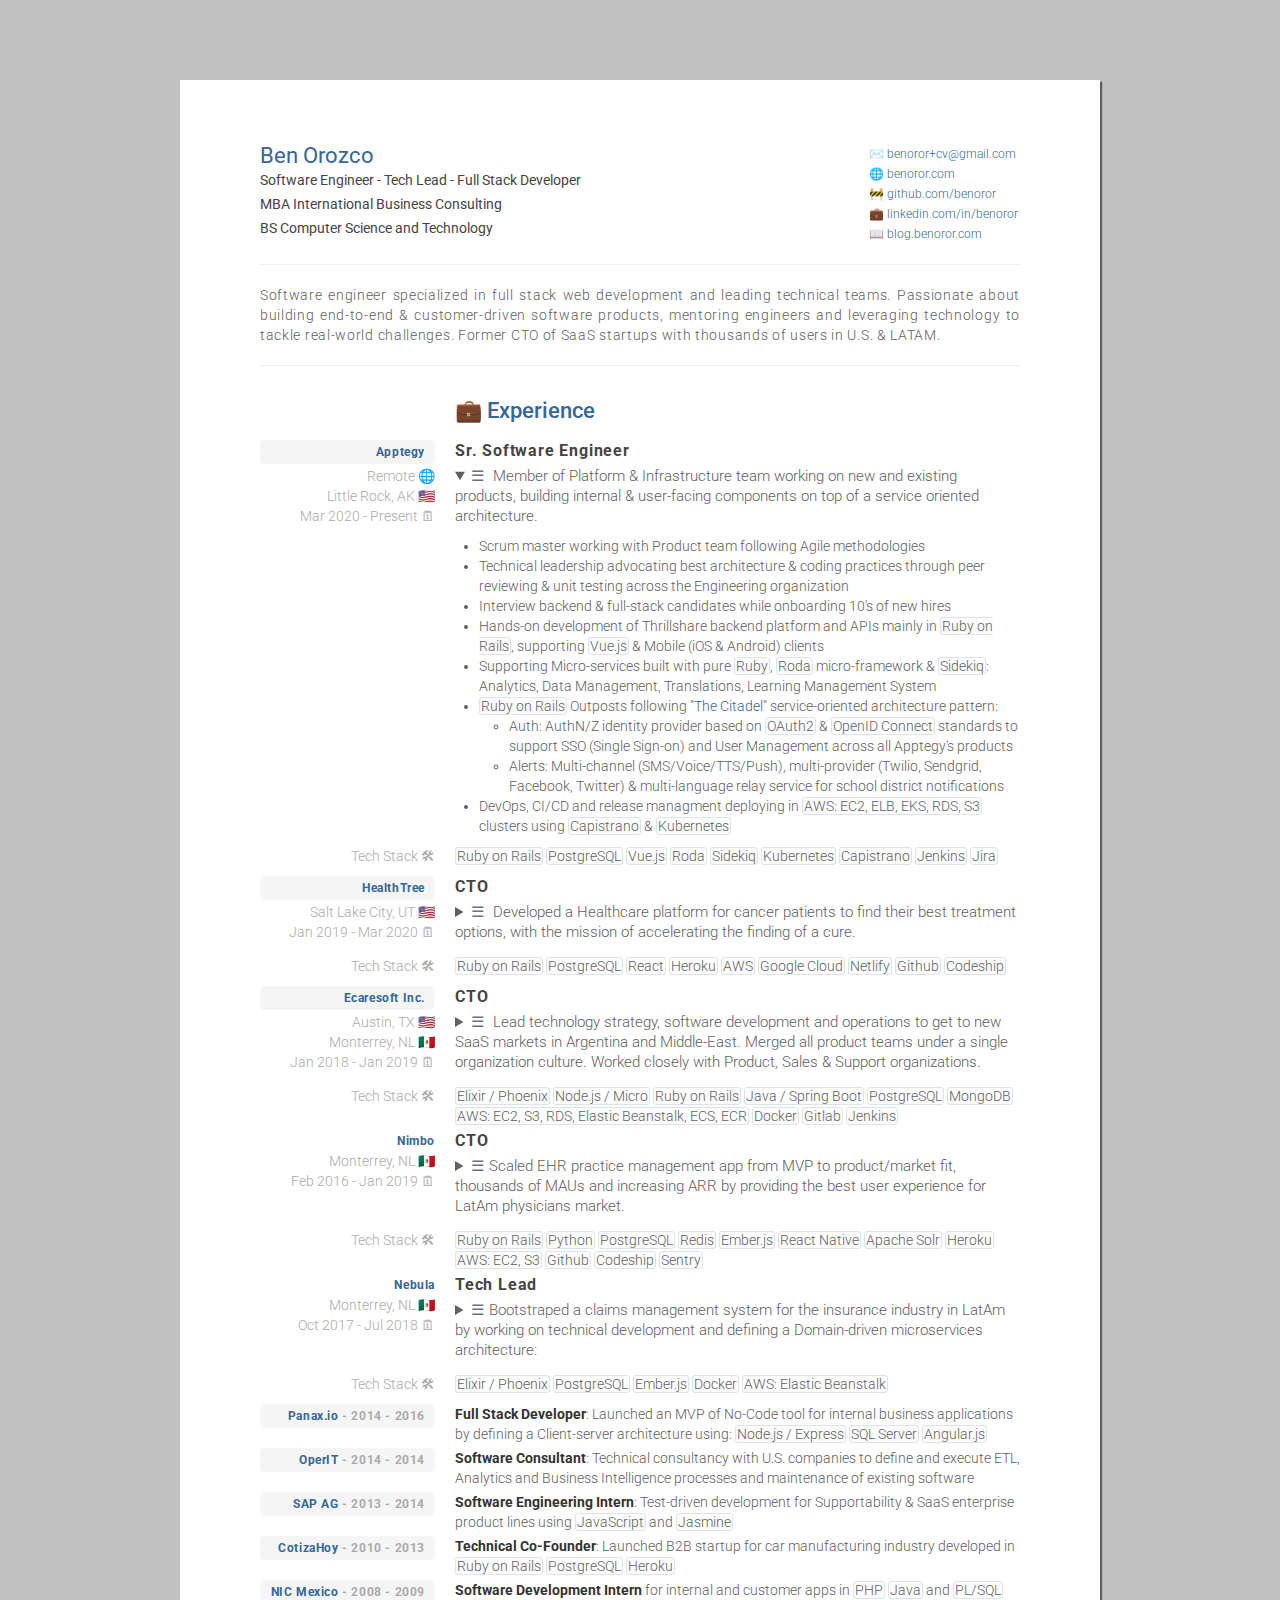
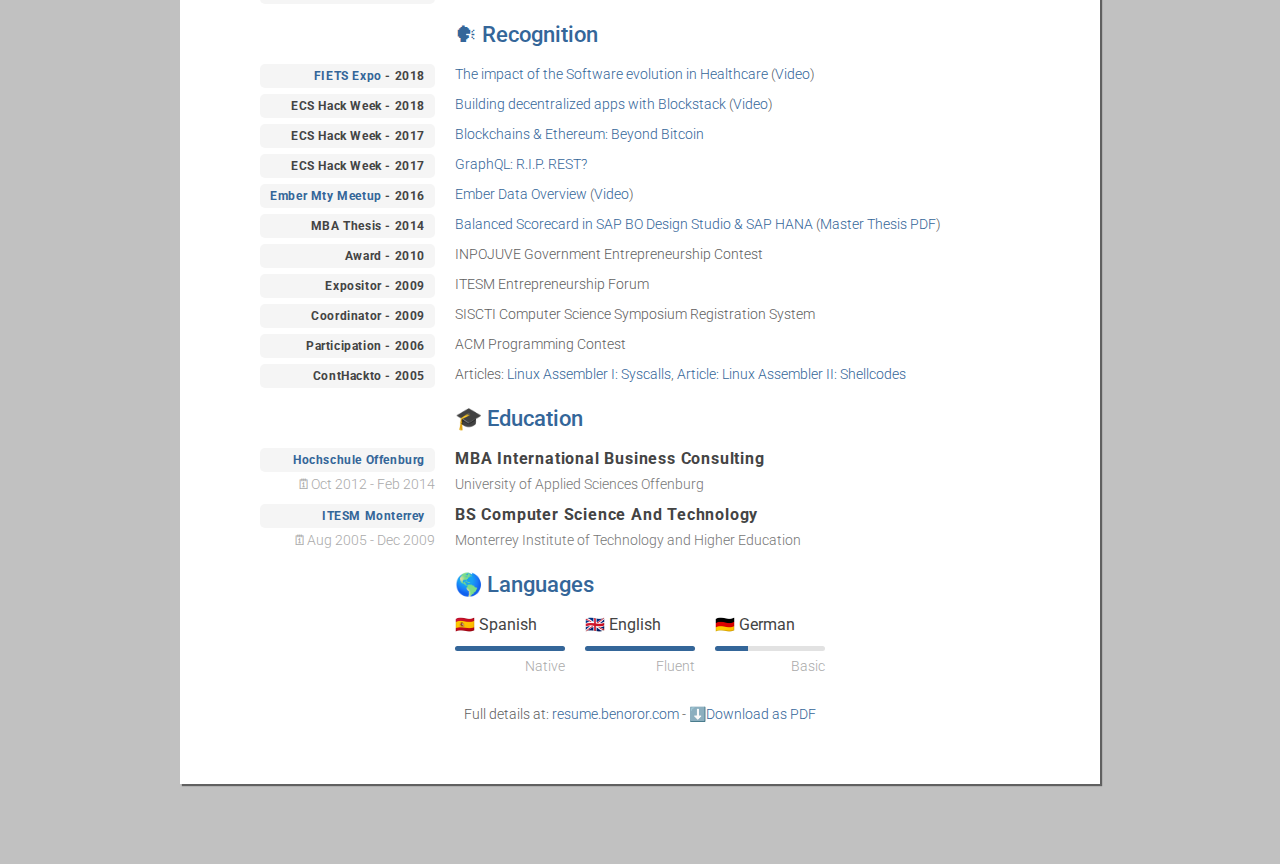
<file: index.html>
<!DOCTYPE html>
<html lang="en">
	<head>
		<meta charset="utf-8">
		<meta name="viewport" content="width=device-width, initial-scale=1, maximum-scale=1" />
		<meta name="Description" content="Ben Orozco Resume / CV - cv.benoror.com - benoror@gmail.com - BS Computer Science and Technology - MBA International Business Consulting" />
		<meta name="Keywords"    content="Ben Orozco Resume / CV - cv.benoror.com - benoror@gmail.com - BS Computer Science and Technology - MBA International Business Consulting" />
		<title>Ben Orozco</title>
		<link rel="shortcut icon" href="favicon.ico" />
		<link type="text/css" href="base.css" rel="stylesheet" media="all" />
		<link type="text/css" href="grid.css" rel="stylesheet" media="all" />
		<link type="text/css" href="layout.css" rel="stylesheet" media="all" />
    <link href="https://fonts.googleapis.com/css?family=Roboto" rel="stylesheet">
	</head>
	<body>
		<div class="wrap">
			<div class="content">
				<div class="row">
					<div class="span9">
						<h2 class="logo"> <a href="http://cv.benoror.com">Ben Orozco</a> </h2>
						<h5 class="logo">Software Engineer - Tech Lead - Full Stack Developer</h5>
						<h5 class="logo">MBA International Business Consulting </h5>
						<h5 class="logo">BS Computer Science and Technology</h5>
						</h5>
					</div>
					<div class="span3">
						<ul class="contact-info hide-on-phone fixed">
              <!--<li><span class="icon icon-map-marker"></span>Paseo Campestre 101, 78151 SLP, MX</li>-->
              <!--<li><span class="icon icon-bullhorn"></span><a href="tel:+52-444-113-5407">+52 (444) 113 5407</a></li>-->
              <li>✉️ <a href="mailto:benoror+cv@gmail.com">benoror+cv@gmail.com</a></li>
              <li>🌐 <a href="http://www.benoror.com">benoror.com</a></li>
              <!-- <li><span class="icon icon-facetime-video"></span><a href="skype:benoror86">benoror86</a></li> -->
              <li>🚧 <a href="https://github.com/benoror">github.com/benoror</a></li>
              <li>💼 <a href="http://linkedin.com/in/benoror">linkedin.com/in/benoror</a></li>
              <li>📖 <a href="http://blog.benoror.com">blog.benoror.com</a></li>
              <!-- <li><span class="icon icon-play"></span><a href="https://www.livecoding.tv/benoror">livecoding.tv/benoror</a></li> -->
              <!-- <li><span class="icon icon-retweet"></span><a href="https://www.twitter.com/benoror">twitter.com/benoror</a></li> -->
						</ul>
					</div>
					<div class="span2">
						<!-- <img class="self-picture" src="Foto_CV_medium_BlueTie.jpg" alt="self-picture" /> -->
					</div>
				</div>

        <div class="hr hide-on-phone"></div>

				<div class="row">
          <div class="span12 cv-profile">
            Software engineer specialized in full stack web development and leading technical teams.
            Passionate about building end-to-end & customer-driven software products, mentoring engineers and leveraging technology to tackle real-world challenges.
						Former CTO of SaaS startups with thousands of users in U.S. & LATAM.
					</div>
        </div>

        <div class="hr hide-on-phone"></div>

				<!--
					PROFESSIONAL EXPERIENCE
				-->

				<div class="row">
					<div class="span3">&nbsp;</div>
					<div class="span9">
						<h3 class="cv-section-title">💼 Experience</h3>
					</div>
				</div>

        <div class="row">
          <div class="span3 cv-item-description">
            <h6><a href="https://www.apptegy.com/">Apptegy</a></h6>
            <p>
              <span class="mute">Remote 🌐</span><br/>
              <span class="mute">Little Rock, AK 🇺🇸</span><br/>
              <span class="mute">Mar 2020 - Present 🗓</span>
            </p>
          </div>
          <div class="span9 cv-item-details">
            <h4>Sr. Software Engineer</h4>
            <details open>
              <summary>
								Member of Platform & Infrastructure team working on new and existing products, building internal & user-facing components on top of a service oriented architecture.
							</summary>
              <p>
                <ul>
									<li>Scrum master working with Product team following Agile methodologies</li>
									<li>Technical leadership advocating best architecture & coding practices through peer reviewing & unit testing across the Engineering organization</i>
									<li>Interview backend & full-stack candidates while onboarding 10's of new hires</li>
									<li>Hands-on development of Thrillshare backend platform and APIs mainly in <span class="highlight">Ruby on Rails</span>, supporting <span class="highlight">Vue.js</span> & Mobile (iOS & Android) clients</li>
									<li>Supporting Micro-services built with pure <span class="highlight">Ruby</span>, <span class="highlight">Roda</span> micro-framework & <span class="highlight">Sidekiq</span>: Analytics, Data Management, Translations, Learning Management System</li>
									<li><span class="highlight">Ruby on Rails</span> Outposts following "<a href="https://m.signalvnoise.com/the-majestic-monolith-can-become-the-citadel/">The Citadel</a>" service-oriented architecture pattern:</li>
									<ul>
										<li>Auth: AuthN/Z identity provider based on <span class="highlight">OAuth2</span> & <span class="highlight">OpenID Connect</span> standards to support SSO (Single Sign-on) and User Management across all Apptegy's products</li>
										<li>Alerts: Multi-channel (SMS/Voice/TTS/Push), multi-provider (Twilio, Sendgrid, Facebook, Twitter) & multi-language relay service for school district notifications</li>
									</ul>
									<li>DevOps, CI/CD and release managment deploying in <span class="highlight">AWS: EC2, ELB, EKS, RDS, S3</span> clusters using <span class="highlight">Capistrano</span> & <span class="highlight">Kubernetes</span></li>
                </ul>
							</p>
            </details>
          </div>
        </div>
        <div class="row">
          <div class="span3 cv-item-description">
            <p>
              <span class="mute">Tech Stack 🛠</span>
            </p>
          </div>
          <div class="span9 cv-item-details">
						<div class="stack">
							<span class="highlight">Ruby on Rails</span>
							<span class="highlight">PostgreSQL</span>
							<span class="highlight">Vue.js</span>
							<span class="highlight">Roda</span> <span class="highlight">Sidekiq</span>
							<span class="highlight">Kubernetes</span> <span class="highlight">Capistrano</span>
							<span class="highlight">Jenkins</span> <span class="highlight">Jira</span>
						</div>
          </div>
        </div>

        <div class="row">
          <div class="span3 cv-item-description">
            <h6><a href="https://www.healthtree.org">HealthTree</a></h6>
            <p>
              <span class="mute">Salt Lake City, UT 🇺🇸</span><br/>
              <span class="mute">Jan 2019 - Mar 2020 🗓</span>
            </p>
          </div>
          <div class="span9 cv-item-details">
            <h4>CTO</h4>
            <details>
              <summary>
								Developed a Healthcare platform for cancer patients to find their best treatment options, with the mission of accelerating the finding of a cure.
							</summary>
              <p>
                <ul>
									<li>Put together development team and processes for backend APIs, data pipelines & frontend clients by hands-on programming, code reviewing & testing.</li>
									<li>Automated products lifecycle via DevOps & Continuous Integration/Delivery pipelines.</li>
									<li>Increased customer feedback awareness and success metrics by creating support & analytics infrastructure in: <span class="highlight">Metabase</span> <span class="highlight">Sentry</span> <span class="highlight">Intercom</span></li>
                  <li>Created a product development pipeline from scratch to priotitize and measure performance using Agile <span class="highlight">Kanban</span> methodology in <span class="highlight">Trello</span></li>
									<li>Decreased bugs and improved overall quality via technical leadership & mentoring to achieve continuous improvement as a team</li>
									<li>Defined a Technology Strategy and <span class="highlight">Software Architecture</span> aligned with product vision</li>
									<li>Recruited and retained top talent in a competitive U.S. market</li>
                </ul>
							</p>
            </details>
          </div>
        </div>
        <div class="row">
          <div class="span3 cv-item-description">
            <p>
              <span class="mute">Tech Stack 🛠</span>
            </p>
          </div>
          <div class="span9 cv-item-details">
						<div class="stack">
							<span class="highlight">Ruby on Rails</span>
							<span class="highlight">PostgreSQL</span>
							<span class="highlight">React</span>
							<span class="highlight">Heroku</span> <span class="highlight">AWS</span> <span class="highlight">Google Cloud</span> <span class="highlight">Netlify</span> <span class="highlight">Github</span> <span class="highlight">Codeship</span>
						</div>
          </div>
        </div>

        <div class="row">
          <div class="span3 cv-item-description">
            <h6><a href="http://www.ecaresoft.com/">Ecaresoft Inc.</a></h6>
            <p>
              <span class="mute">Austin, TX 🇺🇸</span><br/>
              <span class="mute">Monterrey, NL 🇲🇽</span><br/>
              <span class="mute">Jan 2018 - Jan 2019 🗓</span><br/>
            </p>
            <!-- <a href="https://www.getcirrus.com/en">Cirrus</a>,
            <a href="https://www.usenebula.com/">Nebula</a>,
            <a href="http://www.nimbo-x.com/">Nimbo</a> -->
          </div>
          <div class="span9 cv-item-details">
            <h4>CTO</h4>
            <details>
              <summary>
								Lead technology strategy, software development and operations to get to new SaaS markets in Argentina and Middle-East.
                Merged all product teams under a single organization culture.
								Worked closely with Product, Sales & Support organizations.
							</summary>
              <p>
                Technology strategy and software architecture:
                <ul>
                  <li>Succesfully launched internationalization for new markets via APIs, Microservices and serverless Lambda functions using.</li>
                  <li>Achieved high availability and resilience cloud architecture by relying on DevOps, elastic infrastructure, containerization, automated testing and CI/CD pipelines for continuous quality and delivery with.</li>
                </ul>
                Engineering management:
                <ul>
                  <li>Improved roadmap priorization and improved performance measurement of dev teams by adopting <span class="highlight">SCRUM</span> & <span class="highlight">Kanban</span> Agile software development methodologies</li>
                  <li>Established engineering culture based on mentoring, career growth, full ownership, transparency and accountability</li>
                  <li>Achieved continuous improvement via OKRs, Performance Reviews and One-on-ones</li>
                  <li>Recruited and succesfully retained top talent that added value to the company</li>
                </ul>
              </p>
            </details open >
          </div>
        </div>
        <div class="row">
          <div class="span3 cv-item-description">
            <p>
              <span class="mute">Tech Stack 🛠</span>
            </p>
          </div>
          <div class="span9 cv-item-details">
						<div class="stack">
							<span class="highlight">Elixir / Phoenix</span> <span class="highlight">Node.js / Micro</span> <span class="highlight">Ruby on Rails</span> <span class="highlight">Java / Spring Boot</span> <span class="highlight">PostgreSQL</span> <span class="highlight">MongoDB</span>
							<span class="highlight">AWS: EC2, S3, RDS, Elastic Beanstalk, ECS, ECR</span> <span class="highlight">Docker</span> <span class="highlight">Gitlab</span> <span class="highlight">Jenkins</span>
						</div>
          </div>
        </div>

        <div class="row">
          <div class="span3 cv-item-description">
						<a href="http://www.nimbo-x.com/">Nimbo</a>
            <p>
              <span class="mute">Monterrey, NL 🇲🇽</span><br/>
              <span class="mute">Feb 2016 - Jan 2019 🗓</span><br/>
            </p>
          </div>
          <div class="span9 cv-item-details">
            <h4>CTO</h4>
            <details>
              <summary>Scaled EHR practice management app from MVP to product/market fit, thousands of MAUs and increasing ARR by providing the best user experience for LatAm physicians market.</summary>
              <p>
                <ul>
									<li>Established development processes for coding, reviewing & testing backend APIs and frontend clients</i>
                  <li>Defined Software Architecture and launched fault-tolerant APIs and microservices:</li>
                  <ul>
                    <li>Drugs interactions <span class="highlight">Java</span> service based on Wolters Kluwer's Medi-Span®</li>
                    <li>Machine Learning prediction & classification service based on <span class="highlight">Tensorflow</span></li>
                    <li>Full-text search service based on <span class="highlight">Apache Solr</span></li>
                  </ul>
									<li>Implemented DevOps and continuous integration/delivery to production</li>
                  <li>Reached balance between quality & speed by improving recruiting, management & coaching of development team</li>
									<li>Achieved Lean product development by relying on <span class="highlight">Kanban</span>  methodology</li>
                </ul>
              </p>
            </details>
          </div>
        </div>
        <div class="row">
          <div class="span3 cv-item-description">
            <p>
              <span class="mute">Tech Stack 🛠</span>
            </p>
          </div>
          <div class="span9 cv-item-details">
						<div class="stack">
							<span class="highlight">Ruby on Rails</span> <span class="highlight">Python</span> <span class="highlight">PostgreSQL</span> <span class="highlight">Redis</span> <span class="highlight">Ember.js</span> <span class="highlight">React Native</span>
							<span class="highlight">Apache Solr</span>
							<span class="highlight">Heroku</span> <span class="highlight">AWS: EC2, S3</span>  <span class="highlight">Github</span> <span class="highlight">Codeship</span> <span class="highlight">Sentry</span>
						</div>
          </div>
        </div>

        <div class="row">
          <div class="span3 cv-item-description">
            <a href="https://www.usenebula.com/">Nebula</a><br/>
            <p>
							<span class="mute">Monterrey, NL 🇲🇽</span><br/>
              <span class="mute">Oct 2017 - Jul 2018 🗓</span><br/>
            </p>
          </div>
          <div class="span9 cv-item-details">
            <h4>Tech Lead</h4>
            <details>
              <summary>Bootstraped a claims management system for the insurance industry in LatAm by working on technical development and defining a Domain-driven microservices architecture:</summary>
              <p>
                <ul>
                  <li>Backend & frontend development</li>
                  <li><span class="highlight">Domain-driven Design</span> architecture using <span class="highlight">Bounded Contexts</span></li>
                  <li>DevOps infrastructure using <span class="highlight">Docker</span> containers on <span class="highlight">AWS: Elastic Beanstalk</span>
                </ul>
              </p>
            </details>
          </div>
        </div>
        <div class="row">
          <div class="span3 cv-item-description">
            <p>
              <span class="mute">Tech Stack 🛠</span>
            </p>
          </div>
          <div class="span9 cv-item-details">
						<div class="stack">
							<span class="highlight">Elixir / Phoenix</span> <span class="highlight">PostgreSQL</span> <span class="highlight">Ember.js</span> <span class="highlight">Docker</span> <span class="highlight">AWS: Elastic Beanstalk</span>
						</div>
          </div>
        </div>

				<div class="row">
					<div class="span3 cv-item-description">
            <h6><a href="http://panax.io/">Panax.io</a><span class="mute"> - 2014 - 2016</span></h6>
					</div>
					<div class="span9">
            <strong>Full Stack Developer</strong>: Launched an MVP of No-Code tool for internal business applications by defining a Client-server architecture using: <span class="highlight">Node.js / Express</span> <span class="highlight">SQL Server</span> <span class="highlight">Angular.js</span>
					</div>
				</div>

				<div class="row">
					<div class="span3 cv-item-description">
            <h6><a href="http://www.servicesinit.com/">OperIT</a><span class="mute"> - 2014 - 2014</span></h6>
					</div>
					<div class="span9">
            <strong>Software Consultant</strong>: Technical consultancy with U.S. companies to define and execute ETL, Analytics and Business Intelligence processes and maintenance of existing software
					</div>
				</div>

				<div class="row">
					<div class="span3 cv-item-description">
            <h6><a href="http://www.sap.com/">SAP AG</a><span class="mute"> - 2013 - 2014</span></h6>
					</div>
					<div class="span9">
            <strong>Software Engineering Intern</strong>: Test-driven development for Supportability & SaaS enterprise product lines using <span class="highlight">JavaScript</span> and <span class="highlight">Jasmine</span>
					</div>
				</div>

				<div class="row">
					<div class="span3 cv-item-description">
            <h6><a href="http://www.cotizahoy.com/">CotizaHoy</a><span class="mute"> - 2010 - 2013</span></h6>
					</div>
					<div class="span9">
            <strong>Technical Co-Founder</strong>: Launched B2B startup for car manufacturing industry developed in <span class="highlight">Ruby on Rails</span> <span class="highlight">PostgreSQL</span> <span class="highlight">Heroku</span>
					</div>
				</div>

				<!-- <div class="row">
					<div class="span3 cv-item-description">
            <h6><a href="http://www.procevi.com/">Procevi</a><span class="mute"> - 2010 - Present</span></h6>
					</div>
					<div class="span9">
            <strong>Co-Founder</strong>: Construction management, sales pipeline, cost accounting & finance system development in: <span class="highlight">JAMStack</span> and <span class="highlight">Ember.js</span>
					</div>
				</div> -->

				<div class="row">
					<div class="span3 cv-item-description">
            <h6><a href="http://www.nicmexico.mx/">NIC Mexico</a><span class="mute"> - 2008 - 2009</span></h6>
					</div>
					<div class="span9">
            <strong>Software Development Intern</strong> for internal and customer apps in <span class="highlight">PHP</span> <span class="highlight">Java</span> and <span class="highlight">PL/SQL</span>
					</div>
				</div>

				<!--
					CERTIFICATIONS
				-->

				<!-- <div class="row"> -->
				<!--   <div class="span3">&nbsp;</div> -->
				<!--   <div class="span9"> -->
				<!--     <h3 class="cv-section-title">Certifications</h3> -->
				<!--   </div> -->
				<!-- </div> -->

				<!-- <div class="row"> -->
				<!--   <div class="span3 cv-item-description"> -->
				<!--     <h6>C_TERP10_65</h6> -->
				<!--   </div> -->
				<!--   <div class="span9 cv-item-details"> -->
				<!--     <h4>SAP Certified Business Associate with SAP ERP 6.0</h4> -->
				<!--   </div> -->
				<!-- </div> -->

				<!--<div class="row">
					<div class="span3 cv-item-description">
						<h6>SUITE_HANA</h6>
					</div>
					<div class="span9 cv-item-details">
						<h4>SAP Business Suite powered by SAP HANA</h4>
					</div>
				</div>-->

				<!-- <div class="row"> -->
				<!--   <div class="span3 cv-item-description"> -->
				<!--     <h6>HANA_DEV</h6> -->
				<!--   </div> -->
				<!--   <div class="span9 cv-item-details"> -->
				<!--     <h4>Software Development on SAP HANA</h4> -->
				<!--   </div> -->
				<!-- </div> -->
				<!-- <div class="row"> -->
				<!--   <div class="span3 cv-item-description"> -->
				<!--     <h6>HANA_CLOUD</h6> -->
				<!--   </div> -->
				<!--   <div class="span9 cv-item-details"> -->
				<!--     <h4>SAP HANA Cloud Platform</h4> -->
				<!--   </div> -->
				<!-- </div> -->
				<!-- <div class="row"> -->
				<!--   <div class="span3 cv-item-description"> -->
				<!--     <h6>INMEMORY_DB</h6> -->
				<!--   </div> -->
				<!--   <div class="span9 cv-item-details"> -->
				<!--     <h4>In-Memory Database Management</h4> -->
				<!--   </div> -->
				<!-- </div> -->

		<!--   </div> -->
		<!-- </div> -->
		<!-- <div class="wrap"> -->
		<!--   <div class="content"> -->

				<!--
					PROJECTS
				-->

				<!-- <div class="row"> -->
				<!--   <div class="span3">&nbsp;</div> -->
				<!--   <div class="span9"> -->
				<!--     <h3 class="cv-section-title">Portfolio</h3> -->
				<!--   </div> -->
				<!-- </div> -->

				<!-- <div class="row"> -->
				<!--   <div class="span3 cv-item-description"> -->
				<!--     <h6>procevi.com - 2011 - 2016</h6> -->
				<!--   </div> -->
				<!--   <div class="span9"> -->
        <!--                                   <span>ERP for financial & project management<br/></span> -->
        <!--                                   <span>Real estate advertising website and Google Apps setup<br/></span> -->
        <!--                                   <span>Landing pages for housing & development projects<br/></span> -->
				<!--   </div> -->
				<!-- </div> -->

				<!-- <div class="row"> -->
				<!--   <div class="span3 cv-item-description"> -->
				<!--     <h6>Panax UI - 2015</h6> -->
				<!--   </div> -->
				<!--   <div class="span9"> -->
				<!--     <span>Full-stack ERP tool written in JavaScript (Node.js, AngularJS), XML (XPath, XSLT), HTML5, CSS. Developed using a Agile SCRUM, integrated with unit tests, versioned with Git.</span> -->
				<!--   </div> -->
				<!-- </div> -->

        <!-- <div class="row"> -->
        <!--   <div class="span3 cv-item-description"> -->
        <!--     <h6>HANA Supportability - 2014</h6> -->
        <!--   </div> -->
        <!--   <div class="span9"> -->
        <!--     <span>Server-side application to provide web services, persistence and data analysis capabilities for reporting incidents, logs and exceptions of HANA applications such as SAP Business Transparency app for Apple® iPad®. Developed in Javascript and SAP HANA in-memory column-based database using a test-driven approach</span> -->
        <!--   </div> -->
        <!-- </div> -->

				<!-- <div class="row"> -->
				<!--   <div class="span3 cv-item-description"> -->
				<!--     <h6>store_4x4supplies - 2010</h6> -->
				<!--   </div> -->
				<!--   <div class="span9"> -->
				<!--     <span>Inventory store management system developed in Ruby on Rails</span> -->
				<!--   </div> -->
				<!-- </div> -->

				<!-- <div class="row"> -->
				<!--   <div class="span3 cv-item-description"> -->
				<!--     <h6>tickets_pension - 2010</h6> -->
				<!--   </div> -->
				<!--   <div class="span9"> -->
				<!--     <span>Parking management and CCTV system developed in VB.net</span> -->
				<!--   </div> -->
				<!-- </div> -->

				<!-- <div class="row"> -->
				<!--   <div class="span3 cv-item-description"> -->
				<!--     <h6>siscti.com - 2009</h6> -->
				<!--   </div> -->
				<!--   <div class="span9"> -->
				<!--     <span>SISCTI assistant registration web app developed in PHP and Ruby on Rails</span> -->
				<!--   </div> -->
				<!-- </div> -->

				<!-- <div class="row"> -->
				<!--   <div class="span3 cv-item-description"> -->
				<!--     <h6>tutoratr.com - 2008</h6> -->
				<!--   </div> -->
				<!--   <div class="span9"> -->
				<!--     <span>Tutor ranking website for Mexican universities developed in PHP and Ruby on Rails</span> -->
				<!--   </div> -->
				<!-- </div> -->

				<!-- <div class="row"> -->
				<!--   <div class="span3 cv-item-description"> -->
				<!--     <h6>factura_salk - 2006</h6> -->
				<!--   </div> -->
				<!--   <div class="span9"> -->
				<!--     <span>Gas span3 invoicing system developed in Visual Basic</span> -->
				<!--   </div> -->
				<!-- </div> -->

				<!-- <div class="row"> -->
				<!--   <div class="span3 cv-item-description"> -->
				<!--     <h6>@rkanoid - 2005</h6> -->
				<!--   </div> -->
				<!--   <div class="span9"> -->
				<!--     <span>Nintendo Gameboy Advance Game Developed in C with custom libraries</span> -->
				<!--   </div> -->
				<!-- </div> -->

				<!--
					TECHNICAL SKILLS
				-->

				<!-- <div class="row">
					<div class="span3">&nbsp;</div>
					<div class="span9">
						<h3 class="cv-section-title">🎛 Tech Stack</h3>
					</div>
				</div> -->

				<!-- <div class="row">
					<div class="span3 cv-item-description">
						<h6>Backend</h6>
					</div>
					<div class="span9 cv-item-details">
						<p>
              <span class="highlight">Ruby on Rails</span>
              <span class="highlight">Node.js: Express &amp; Micro</span>
              <span class="highlight">Elixir: Phoenix</span>
              <span class="highlight">Java: Spring Boot</span>
              <br />
              <span class="highlight">Python: Flask</span>
              <span class="highlight">PHP</span>
              <span class="highlight">C/C++</span>
              <span class="highlight">ASM</span>
            </p>
					</div>
				</div> -->

				<!-- <div class="row">
					<div class="span3 cv-item-description">
						<h6>Frontend</h6>
					</div>
					<div class="span9 cv-item-details">
						<p>
              <span class="highlight">JavaScript ES6</span>
              <span class="highlight">React + Native</span>
              <span class="highlight">Gatsby.js</span>
              <span class="highlight">Next.js</span>
              <span class="highlight">Ember.js</span>
              <span class="highlight">Angular.js</span>
            </p>
					</div>
				</div> -->

				<!-- <div class="row">
					<div class="span3 cv-item-description">
						<h6>DevOps</h6>
					</div>
					<div class="span9 cv-item-details">
						<p>
              <span class="highlight">AWS: EC2, S3, RDS, Elastic Beanstalk, ECS, ECR</span>
              <span class="highlight">Heroku</span>
              <span class="highlight">ZEIT Now</span>
              <br />
              <span class="highlight">Docker Containers</span>
              <span class="highlight">CI/CD Pipelines</span>
              <span class="highlight">Github</span>
              <span class="highlight">Gitlab</span>
              <span class="highlight">Jenkins</span>
            </p>
					</div>
				</div> -->

				<!-- <div class="row">
					<div class="span3 cv-item-description">
						<h6>DBA / BI</h6>
					</div>
					<div class="span9 cv-item-details">
						<p>
              <span class="highlight">PostgreSQL</span>
              <span class="highlight">MySQL</span>
              <span class="highlight">MongoDB</span>
              <span class="highlight">Redis</span>
              <span class="highlight">SQLite</span>
              <span class="highlight">SAP HANA</span>
              <br />
              <span class="highlight">Apache Solr &amp; Elasticsearch</span>
              <span class="highlight">Oracle</span>
              <span class="highlight">SQL Server</span>
              <span class="highlight">Metabase</span>
            </p>
					</div>
				</div> -->


				<!-- <div class="row ">
					<div class="span3">&nbsp;</div>
					<div class="span9">
						<br />
						<h3 class="cv-section-title">Skills</h3>
					</div>
				</div>

				<div class="row">
					<div class="span3 cv-item-description">
						<h6>OSes</h6>
					</div>
					<div class="span9">
						<span class="highlight">Windows</span>
						<span class="highlight">Linux</span>
						<span class="highlight">OS X</span>
						<span class="highlight">BSD</span>
						<span class="highlight">Android</span>
						<span class="highlight">iOS</span>
					</div>
				</div>
				<div class="row">
					<div class="span3 cv-item-description">
						<h6>XML</h6>
					</div>
					<div class="span9">
						<span class="highlight">XPath</span>
						<span class="highlight">XSLT</span>
						<span class="highlight">XSD</span>
						<span class="highlight">XQuery</span>
					</div>
				</div>
				<div class="row">
					<div class="span3 cv-item-description">
						<h6>Tools</h6>
					</div>
					<div class="span9">
						<span class="highlight">Git</span>
						<span class="highlight">Vim</span>
						<span class="highlight">Sublime</span>
						<span class="highlight">Eclipse</span>
						<span class="highlight">Visual.NET</span>
						<span class="highlight">JUnit</span>
						<span class="highlight">JIRA</span>
					</div>
				</div>
				<div class="row">
					<div class="span3 cv-item-description">
						<h6>SAP</h6>
					</div>
					<div class="span9">
						<span class="highlight">ERP ECC 6.0</span>
						<span class="highlight">HANA</span>
						<span class="highlight">BusinessObjects BI</span>
						<span class="highlight">Business ByDesign</span>
					</div>
				</div>
				<div class="row">
					<div class="span3 cv-item-description">
						<h6>Paradigms</h6>
					</div>
					<div class="span9">
						<span class="highlight">SCRUM</span>
						<span class="highlight">Agile</span>
						<span class="highlight">TDD</span>
						<span class="highlight">BDD</span>
						<span class="highlight">CI</span>
						<span class="highlight">MVC</span>
					</div>
				</div>
				<div class="row">
					<div class="span3 cv-item-description">
						<h6>Other<span3h6>
					</div>
					<div class="span9">
						<span class="highlight">Microsoft Office</span>
						<span class="highlight">Google Apps Scripts</span>
						<span class="highlight">Github</span>
						<span class="highlight">VMWare</span>
						<span class="highlight">Apache</span>
						<span class="highlight">DNS</span>
					</div>
				</div> -->

				<!--
					Recognition
				-->

				<div class="row">
					<div class="span3">&nbsp;</div>
					<div class="span9">
						<h3 class="cv-section-title">🗣 Recognition</h3>
					</div>
				</div>

				<div class="row">
					<div class="span3 cv-item-description">
            <h6><a href="http://fiets.mx/">FIETS Expo</a> - 2018</h6>
					</div>
					<div class="span9">
            <a href="https://docs.google.com/presentation/d/1FXGuXHmGeYZS_PDIT9KlvQVDfr6AhLkifOqBvlaoXw8/edit?usp=sharing">The impact of the Software evolution in Healthcare</a>
            (<a href="https://youtu.be/OJasOQlvGYs">Video</a>)
					</div>
				</div>
				<div class="row">
					<div class="span3 cv-item-description">
						<h6>ECS Hack Week - 2018</h6>
					</div>
					<div class="span9">
            <a href="https://docs.google.com/presentation/d/1y3mQibLNdGeQsAWcNJAYusNreznbPwYd0Tk7lnudY94/edit?usp=sharing">Building decentralized apps with Blockstack</a>
            (<a href="https://youtu.be/YoYJ6-mudtk">Video</a>)
					</div>
				</div>
				<div class="row">
					<div class="span3 cv-item-description">
						<h6>ECS Hack Week - 2017</h6>
					</div>
					<div class="span9">
						<a href="https://slides.com/benoror/hw2017-blockchain">Blockchains & Ethereum: Beyond Bitcoin</a>
					</div>
				</div>
				<div class="row">
					<div class="span3 cv-item-description">
						<h6>ECS Hack Week - 2017</h6>
					</div>
					<div class="span9">
						<a href="https://slides.com/benoror/hw2017-graphql">GraphQL: R.I.P. REST?</a>
					</div>
				</div>
				<div class="row">
					<div class="span3 cv-item-description">
						<h6><a href="https://www.meetup.com/Ember-MTY/">Ember Mty Meetup</a> - 2016</h6>
					</div>
					<div class="span9">
            <a href="https://slides.com/benoror/ember-data">Ember Data Overview</a>
            (<a href="https://www.youtube.com/watch?v=gl45TXtd5wI">Video</a>)
					</div>
				</div>
				<div class="row">
					<div class="span3 cv-item-description">
						<h6>MBA Thesis - 2014</h6>
					</div>
					<div class="span9">
						<a href="https://drive.google.com/file/d/0B3AnMIJ-uw0-anRrUW01VEFKWlU/view?usp=sharing">Balanced Scorecard in SAP BO Design Studio & SAP HANA</a> (<a href="https://drive.google.com/file/d/0B3AnMIJ-uw0-TG5wclVUSUVMNjA/view?usp=sharing">Master Thesis PDF</a>)
					</div>
				</div>
				<div class="row">
					<div class="span3 cv-item-description">
						<h6>Award - 2010</h6>
					</div>
					<div class="span9">
						<span>INPOJUVE Government Entrepreneurship Contest</span>
					</div>
				</div>
				<div class="row">
					<div class="span3 cv-item-description">
						<h6>Expositor - 2009</h6>
					</div>
					<div class="span9">
						<span>ITESM Entrepreneurship Forum</span>
					</div>
				</div>
				<div class="row">
					<div class="span3 cv-item-description">
						<h6>Coordinator - 2009</h6>
					</div>
					<div class="span9">
						<span>SISCTI Computer Science Symposium Registration System</span>
					</div>
				</div>
				<div class="row">
					<div class="span3 cv-item-description">
						<h6>Participation - 2006</h6>
					</div>
					<div class="span9">
						<span>ACM Programming Contest</span>
					</div>
				</div>
				<div class="row">
					<div class="span3 cv-item-description">
						<h6>ContHackto - 2005</h6>
					</div>
					<div class="span9">
            <span>Articles: <a href="https://github.com/benoror/conthackto/blob/master/Conthackto_Num1_PDF/8-9%20LINUX.pdf">Linux Assembler I: Syscalls</a>, <a href="https://github.com/benoror/conthackto/blob/master/contHACKto%20No3%20Ene%202006%20-%20Creaci%C3%B3n%20de%20Shellcodes%20bajo%20Linux.pdf">Article: Linux Assembler II: Shellcodes</a></span>
					</div>
				</div>

				<!--
					EDUCATION BACKGROUND
				-->

				<div class="row">
					<div class="span3">&nbsp;</div>
					<div class="span9">
						<h3 class="cv-section-title">🎓 Education</h3>
					</div>
				</div>

				<div class="row">
					<div class="span3 cv-item-description">
						<h6><a href="https://www.hs-offenburg.de/en/departments-and-divisions/international-center/graduate-school/">Hochschule Offenburg</a></h6>
						<p>
							<span class="mute">🗓Oct 2012 - Feb 2014</span>
						</p>
					</div>
					<div class="span9 cv-item-details">
						<h4>MBA International Business Consulting</h4>
						<p>University of Applied Sciences Offenburg</p>
					</div>
				</div>
				<div class="row">
					<div class="span3 cv-item-description">
						<h6><a href="https://tec.mx/en">ITESM Monterrey</a></h6>
						<p>
							<span class="mute">🗓Aug 2005 - Dec 2009</span>
						</p>
					</div>
					<div class="span9 cv-item-details">
						<h4>BS Computer Science and Technology</h4>
						<p>Monterrey Institute of Technology and Higher Education</p>
					</div>
				</div>
				<!-- <div class="row">
					<div class="span3 cv-item-description">
						<h6>ITESM San Luis Potosi, MX</h6>
						<p>
							<span class="mute">08.2002 - 05.2005</span>
						</p>
					</div>
					<div class="span9 cv-item-details">
						<h4>Bilingual High School</h4>
						<p>Monterrey Institute of Technology and Higher Education</p>
					</div>
				</div> -->

				<!--
					LANGUAGES
				-->

				<div class="row">
					<div class="span3">&nbsp;</div>
					<div class="span9">
						<h3 class="cv-section-title">🌎 Languages</h3>
					</div>
				</div>
				<div class="row">
					<div class="span3">&nbsp;</div>
					<div class="span9">
						<div class="row">
							<div class="span2 skill">
								<h4>🇪🇸 Spanish</h4>
								<div class="level"><span class="l-10"></span></div>
								<p>Native</p>
							</div>
							<div class="span2 skill">
								<h4>🇬🇧 English</h4>
								<div class="level"><span class="l-10"></span></div>
								<p>Fluent</p>
							</div>
							<div class="span2 skill">
								<h4>🇩🇪 German</h4>
								<div class="level"><span class="l-3"></span></div>
								<p>Basic</p>
							</div>
						</div>
					</div>
				</div>

				<!--
					Personal Competences
				-->

				<!-- <div class="row"> -->
				<!--   <div class="span3">&nbsp;</div> -->
				<!--   <div class="span9"> -->
				<!--     <h3 class="cv-section-title">Personal</h3> -->
				<!--   </div> -->
				<!-- </div> -->

				<!-- <div class="row"> -->
				<!--   <div class="span3 cv-item-description"> -->
				<!--     <h6>Skills</h6> -->
				<!--   </div> -->
				<!--   <div class="span9"> -->
				<!--     <span>Autodidact. Multicultural. Self-organized. Schedule-oriented. Teamworker.</span> -->
				<!--   </div> -->
				<!-- </div> -->
				<!-- <div class="row"> -->
				<!--   <div class="span3 cv-item-description"> -->
				<!--     <h6>Interests</h6> -->
				<!--   </div> -->
				<!--   <div class="span9"> -->
				<!--     <span> -->
				<!--       <ul class="unstyled"> -->
				<!--         <li>Technology, Entrepreneurship, Stoicism</li> -->
				<!--         <li>Arts: Video Games, Reading, Films &amp; Music</li> -->
				<!--         <li>Sports: Padel, Motorsports, Jogging</li> -->
				<!--       </ul> -->
				<!--     </span> -->
				<!--   </div> -->
				<!-- </div> -->

				<!-- <div class="hr text-center"> -->
				<div class="text-center">
          <br/>Full details at:
					<a href="http://resume.benoror.com/">resume.benoror.com</a>
					<span class="hide-print"> - <a href="http://resume.benoror.com/Resume_Benjamin_Orozco.pdf">⬇️Download as PDF</a>
          </span>
				</div>

			</div>
		</div>

    <script>
      // Set up before/after handlers
      var beforePrint = function() {
        var details = document.getElementsByTagName("details");
        Array.prototype.slice.call(details).forEach(function(element) {
          element.setAttribute('open', '');
        });
      };
      var afterPrint = function() {
        var details = document.getElementsByTagName("details");
        Array.prototype.slice.call(details).forEach(function(element) {
          element.removeAttribute('open');
        });
      };

      /*
      // Webkit
      if (window.matchMedia) {
          var mediaQueryList = window.matchMedia('print');
          mediaQueryList.addListener(function(mql) {
              if (mql.matches) {
                  beforePrint();
              } else {
                  afterPrint();
              }
          });
      }

      // IE, Firefox
      window.onbeforeprint = beforePrint;
      window.onafterprint = afterPrint;
      */
    </script>
	</body>
</html>
</file>
<file: base.css>
html,body,div,span,applet,object,iframe,h1,h2,h3,h4,h5,h6,p,blockquote,pre,a,abbr,acronym,address,big,cite,code,del,dfn,em,img,ins,kbd,q,s,samp,small,strike,strong,sub,sup,tt,var,b,u,i,center,dl,dt,dd,ol,ul,li,fieldset,form,label,legend,table,caption,tbody,tfoot,thead,tr,th,td,article,aside,canvas,details,embed,figure,figcaption,footer,header,hgroup,menu,nav,output,ruby,section,summary,time,mark,audio,video {
border:0;
font-size:100%;
font:inherit;
vertical-align:baseline;
margin:0;
padding:0;
}

article,aside,details,figcaption,figure,footer,header,hgroup,menu,nav,section {
display:block;
}

body {
-webkit-font-smoothing:antialiased;
-webkit-text-size-adjust:100%;
-ms-text-size-adjust:100%;
background:#c1c1c1;
color:#606060;
font-family:'Roboto',Arial,sans-serif;
font-size:14px;
font-weight:300;
line-height:20px;
}

blockquote,q {
quotes:none;
}

blockquote:before,blockquote:after,q:before,q:after {
content:none;
}

table {
background-color:transparent;
border-collapse:collapse;
border-spacing:0;
width:100%;
margin-bottom:20px;
}

html {
font-size:100%;
overflow-y:scroll;
}

h1,h2,h3,h4,h5,h6 {
color:#444;
font-family:'Roboto',Arial,sans-serif;
font-weight:400;
}

h1 a,h2 a,h3 a,h4 a,h5 a,h6 a {
font-weight:inherit;
}

h1 {
font-size:28px;
line-height:50px;
margin-bottom:14px;
}

h2 {
font-size:22px;
line-height:40px;
margin-bottom:10px;
}

h3 {
font-size:18px;
line-height:34px;
margin-bottom:8px;
}

h4 {
font-size:16px;
line-height:30px;
margin-bottom:4px;
}

h5 {
font-size:14px;
line-height:24px;
}

h6 {
font-size:12px;
line-height:21px;
}

p {
margin-bottom:6px;
color: #777;
}

strong {
font-weight:700;
color:#333;
}

small {
font-size:90%;
}

sub {
vertical-align:sub;
font-size:10px;
}

sup {
vertical-align:super;
font-size:10px;
}

abbr[title] {
border-bottom:1px dotted #999;
cursor:help;
}

address {
display:block;
margin-bottom:20px;
}

blockquote span {
display:block;
color:#999;
margin-top:5px;
}

blockquote span:before {
content:'\2013 \00A0';
}

hr {
border:solid #efefef;
height:0;
border-width:1px 0 0;
margin:30px 0;
}

code,pre {
font-family:Monaco,Menlo,Consolas,"Courier New",monospace;
-webkit-border-radius:3px;
-moz-border-radius:3px;
border-radius:3px;
}

code {
background-color:#f7f7f7;
border:1px solid #e1e1e8;
color:#d14;
padding:1px 4px;
}

pre {
display:block;
white-space:pre;
background-color:#f7f7f7;
border:1px solid #e1e1e8;
margin-bottom:20px;
overflow-x:auto;
padding:20px;
}

.hr {
border-top:1px solid #efefef;
margin:20px 0;
}

.text-left {
text-align:left;
}

.text-right {
text-align:right;
}

.text-center {
text-align:center;
}

.text-highlight {
background-color:#D5EDF8;
color:#111;
padding:1px 5px;
}

.text-highlight2 {
background-color:#FFF6BF;
color:#111;
padding:1px 5px;
}

.text-uppercase {
text-transform:uppercase;
}

.mute {
color:#aaa;
}

a,a:visited {
color:#346699;
text-decoration:none;
outline:0;
}

a:hover,a:focus {
text-decoration:underline;
}

ul,ol {
margin-bottom:4px;
margin-left:24px;
list-style-position:outside;
}

ul ul,ul ol,ol ol,ol ul {
margin-left:30px;
margin-bottom:0;
}

ol {
list-style-type:decimal;
}

ul.unstyled {
list-style-type:none;
}

.ie7 ul.unstyled {
list-style-position:outside;
}

ul.square {
list-style-type:square;
}

ul.circle {
list-style-type:circle;
}

ul.checklist {
list-style-image:url(images/bg-checklist.png);
}

img {
-ms-interpolation-mode:bicubic;
border:0;
}

.img-align-left {
float:left;
margin:5px 10px 0 0;
}

.img-align-right {
float:right;
margin:5px 0 0 10px;
}

caption {
text-align:center;
font-weight:700;
margin:20px 0;
}

table th,table td {
text-align:left;
vertical-align:top;
border-top:1px solid #efefef;
padding:8px;
}

table th {
font-weight:700;
border-top:0;
}

table thead th {
vertical-align:bottom;
}

.table-bordered {
border:1px solid #efefef;
border-collapse:separate;
border-left:0;
}

.table-bordered th,.table-bordered td {
border-left:1px solid #efefef;
}

.table-bordered caption+thead tr:first-child th,.table-bordered caption+tbody tr:first-child th,.table-bordered caption+tbody tr:first-child td,.table-bordered colgroup+thead tr:first-child th,.table-bordered colgroup+tbody tr:first-child th,.table-bordered colgroup+tbody tr:first-child td,.table-bordered thead:first-child tr:first-child th,.table-bordered tbody:first-child tr:first-child th,.table-bordered tbody:first-child tr:first-child td {
border-top:none;
}

.table-condensed th,.table-condensed td {
padding:4px 8px;
}

.table-striped tbody tr:nth-child(odd) td,.table-striped tbody tr:nth-child(odd) th {
background-color:#f9f9f9;
}

.btn {
display:inline-block;
cursor:pointer;
line-height:18px;
text-decoration:none;
outline:0;
-webkit-border-radius:3px;
-moz-border-radius:3px;
border-radius:3px;
-webkit-box-shadow:inset 1px 0 0 rgba(255,255,255,.2);
-moz-box-shadow:inset 1px 0 0 rgba(255,255,255,.2);
box-shadow:inset 0 1px 0 rgba(255,255,255,.2);
border:1px solid #ddd;
background-color:#F7F7F7;
background-image:linear-gradient(bottom,#F7F7F70%,#FFF100%);
color:#444;
text-shadow:1px 1px 0 #fff;
filter:dropshadow(color=#fff,offx=1,offy=1);
margin:0 5px 20px 0;
padding:6px 12px;
}

.btn:active {
-webkit-box-shadow:inset 0 1px 2px 0 rgba(0,0,0,0.05);
box-shadow:inset 0 1px 2px 0 rgba(0,0,0,0.05);
}

a.btn {
text-decoration:none;
}

.btn-large {
font-size:14px;
padding:7px 14px;
}

.btn i,.btn-large i {
float:left;
margin:2px 8px 0 -4px;
}

.btn-white {
border:1px solid #ddd;
background-color:#F7F7F7;
background-image:linear-gradient(bottom,#F7F7F70%,#FFF100%);
color:#444;
text-shadow:1px 1px 0 #fff;
filter:dropshadow(color=#fff,offx=1,offy=1);
}

.btn-black {
border:1px solid #464646;
background-color:#464646;
background-image:linear-gradient(bottom,#4646460%,#656565100%);
color:#fff;
text-shadow:1px -1px 0 #444;
filter:dropshadow(color=#4444,offx=1,offy=1);
}

.btn-black:hover {
background:#535353;
}

.btn-blue {
border:1px solid #1f70ad;
background-color:#2778C8;
background-image:linear-gradient(bottom,#2778C80%,#2B8EC7100%);
color:#fff;
text-shadow:1px -1px 0 #1c6396;
filter:dropshadow(color=#1c6396,offx=1,offy=1);
}

.btn-blue:hover {
background:#287fc8;
}

.btn-red {
border:1px solid #b23730;
background-color:#C74039;
background-image:linear-gradient(bottom,#C740390%,#E35752100%);
color:#fff;
text-shadow:1px -1px 0 #a43b37;
filter:dropshadow(color=#a43b37,offx=1,offy=1);
}

.btn-red:hover {
background:#ce4640;
}

.btn-green {
border:1px solid #819633;
background-color:#8DA046;
background-image:linear-gradient(bottom,#8DA0460%,#A3B951100%);
color:#fff;
text-shadow:1px -1px 0 #77873b;
filter:dropshadow(color=#77873b,offx=1,offy=1);
}

.btn-green:hover {
background:#93a749;
}

.icon,.icon-white {
display:inline-block;
width:14px;
height:14px;
line-height:14px;
vertical-align:middle;
background-position:14px 14px;
background-repeat:no-repeat;
margin-right:4px;
}

.icon {
background-image:url(images/bg-glyphicons-halflings.png);
opacity:0.8;
}

.icon-white {
background-image:url(images/bg-glyphicons-halflings-white.png);
opacity:1;
}

.icon-glass {
background-position:0 0;
}

.icon-music {
background-position:-24px 0;
}

.icon-search {
background-position:-48px 0;
}

.icon-envelope {
background-position:-72px 0;
}

.icon-heart {
background-position:-96px 0;
}

.icon-star {
background-position:-120px 0;
}

.icon-star-empty {
background-position:-144px 0;
}

.icon-user {
background-position:-168px 0;
}

.icon-film {
background-position:-192px 0;
}

.icon-th-large {
background-position:-216px 0;
}

.icon-th {
background-position:-240px 0;
}

.icon-th-list {
background-position:-264px 0;
}

.icon-ok {
background-position:-288px 0;
}

.icon-remove {
background-position:-312px 0;
}

.icon-zoom-in {
background-position:-336px 0;
}

.icon-zoom-out {
background-position:-360px 0;
}

.icon-off {
background-position:-384px 0;
}

.icon-signal {
background-position:-408px 0;
}

.icon-cog {
background-position:-432px 0;
}

.icon-trash {
background-position:-456px 0;
}

.icon-home {
background-position:0 -24px;
}

.icon-file {
background-position:-24px -24px;
}

.icon-time {
background-position:-48px -24px;
}

.icon-road {
background-position:-72px -24px;
}

.icon-download-alt {
background-position:-96px -24px;
}

.icon-download {
background-position:-120px -24px;
}

.icon-upload {
background-position:-144px -24px;
}

.icon-inbox {
background-position:-168px -24px;
}

.icon-play-circle {
background-position:-192px -24px;
}

.icon-repeat {
background-position:-216px -24px;
}

.icon-refresh {
background-position:-240px -24px;
}

.icon-list-alt {
background-position:-264px -24px;
}

.icon-lock {
background-position:-287px -24px;
}

.icon-flag {
background-position:-312px -24px;
}

.icon-headphones {
background-position:-336px -24px;
}

.icon-volume-off {
background-position:-360px -24px;
}

.icon-volume-down {
background-position:-384px -24px;
}

.icon-volume-up {
background-position:-408px -24px;
}

.icon-qrcode {
background-position:-432px -24px;
}

.icon-barcode {
background-position:-456px -24px;
}

.icon-tag {
background-position:0 -48px;
}

.icon-tags {
background-position:-25px -48px;
}

.icon-book {
background-position:-48px -48px;
}

.icon-bookmark {
background-position:-72px -48px;
}

.icon-print {
background-position:-96px -48px;
}

.icon-camera {
background-position:-120px -48px;
}

.icon-font {
background-position:-144px -48px;
}

.icon-bold {
background-position:-167px -48px;
}

.icon-italic {
background-position:-192px -48px;
}

.icon-text-height {
background-position:-216px -48px;
}

.icon-text-width {
background-position:-240px -48px;
}

.icon-align-left {
background-position:-264px -48px;
}

.icon-align-center {
background-position:-288px -48px;
}

.icon-align-right {
background-position:-312px -48px;
}

.icon-align-justify {
background-position:-336px -48px;
}

.icon-list {
background-position:-360px -48px;
}

.icon-indent-left {
background-position:-384px -48px;
}

.icon-indent-right {
background-position:-408px -48px;
}

.icon-facetime-video {
background-position:-432px -48px;
}

.icon-picture {
background-position:-456px -48px;
}

.icon-pencil {
background-position:0 -72px;
}

.icon-map-marker {
background-position:-24px -72px;
}

.icon-adjust {
background-position:-48px -72px;
}

.icon-tint {
background-position:-72px -72px;
}

.icon-edit {
background-position:-96px -72px;
}

.icon-share {
background-position:-120px -72px;
}

.icon-check {
background-position:-144px -72px;
}

.icon-move {
background-position:-168px -72px;
}

.icon-step-backward {
background-position:-192px -72px;
}

.icon-fast-backward {
background-position:-216px -72px;
}

.icon-backward {
background-position:-240px -72px;
}

.icon-play {
background-position:-264px -72px;
}

.icon-pause {
background-position:-288px -72px;
}

.icon-stop {
background-position:-312px -72px;
}

.icon-forward {
background-position:-336px -72px;
}

.icon-fast-forward {
background-position:-360px -72px;
}

.icon-step-forward {
background-position:-384px -72px;
}

.icon-eject {
background-position:-408px -72px;
}

.icon-chevron-left {
background-position:-432px -72px;
}

.icon-chevron-right {
background-position:-456px -72px;
}

.icon-plus-sign {
background-position:0 -96px;
}

.icon-minus-sign {
background-position:-24px -96px;
}

.icon-remove-sign {
background-position:-48px -96px;
}

.icon-ok-sign {
background-position:-72px -96px;
}

.icon-question-sign {
background-position:-96px -96px;
}

.icon-info-sign {
background-position:-120px -96px;
}

.icon-screenshot {
background-position:-144px -96px;
}

.icon-remove-circle {
background-position:-168px -96px;
}

.icon-ok-circle {
background-position:-192px -96px;
}

.icon-ban-circle {
background-position:-216px -96px;
}

.icon-arrow-left {
background-position:-240px -96px;
}

.icon-arrow-right {
background-position:-264px -96px;
}

.icon-arrow-up {
background-position:-289px -96px;
}

.icon-arrow-down {
background-position:-312px -96px;
}

.icon-share-alt {
background-position:-336px -96px;
}

.icon-resize-full {
background-position:-360px -96px;
}

.icon-resize-small {
background-position:-384px -96px;
}

.icon-plus {
background-position:-408px -96px;
}

.icon-minus {
background-position:-433px -96px;
}

.icon-asterisk {
background-position:-456px -96px;
}

.icon-exclamation-sign {
background-position:0 -120px;
}

.icon-gift {
background-position:-24px -120px;
}

.icon-leaf {
background-position:-48px -120px;
}

.icon-fire {
background-position:-72px -120px;
}

.icon-eye-open {
background-position:-96px -120px;
}

.icon-eye-close {
background-position:-120px -120px;
}

.icon-warning-sign {
background-position:-144px -120px;
}

.icon-plane {
background-position:-168px -120px;
}

.icon-calendar {
background-position:-192px -120px;
}

.icon-random {
background-position:-216px -120px;
}

.icon-comment {
background-position:-240px -120px;
}

.icon-magnet {
background-position:-264px -120px;
}

.icon-chevron-up {
background-position:-288px -120px;
}

.icon-chevron-down {
background-position:-313px -119px;
}

.icon-retweet {
background-position:-336px -120px;
}

.icon-shopping-cart {
background-position:-360px -120px;
}

.icon-folder-close {
background-position:-384px -120px;
}

.icon-folder-open {
background-position:-408px -120px;
}

.icon-resize-vertical {
background-position:-432px -119px;
}

.icon-resize-horizontal {
background-position:-456px -118px;
}

.icon-hdd {
background-position:0 -144px;
}

.icon-bullhorn {
background-position:-24px -144px;
}

.icon-bell {
background-position:-48px -144px;
}

.icon-certificate {
background-position:-72px -144px;
}

.icon-thumbs-up {
background-position:-96px -144px;
}

.icon-thumbs-down {
background-position:-120px -144px;
}

.icon-hand-right {
background-position:-144px -144px;
}

.icon-hand-left {
background-position:-168px -144px;
}

.icon-hand-up {
background-position:-192px -144px;
}

.icon-hand-down {
background-position:-216px -144px;
}

.icon-circle-arrow-right {
background-position:-240px -144px;
}

.icon-circle-arrow-left {
background-position:-264px -144px;
}

.icon-circle-arrow-up {
background-position:-288px -144px;
}

.icon-circle-arrow-down {
background-position:-312px -144px;
}

.icon-globe {
background-position:-336px -144px;
}

.icon-wrench {
background-position:-360px -144px;
}

.icon-tasks {
background-position:-384px -144px;
}

.icon-filter {
background-position:-408px -144px;
}

.icon-briefcase {
background-position:-432px -144px;
}

.icon-fullscreen {
background-position:-456px -144px;
}

form p {
margin-bottom:15px;
}

label {
display:block;
margin-bottom:5px;
}

label span {
color:red;
}

input[type=text],textarea,select {
border:1px solid #ddd;
outline:none;
max-width:100%;
display:block;
margin-bottom:10px;
background:#fff;
color:#666;
width:220px;
-webkit-box-shadow:0 1px 1px 0 rgba(180,180,180,0.1);
-moz-box-shadow:0 1px 1px 0 rgba(180,180,180,0.1);
box-shadow:0 1px 1px 0 rgba(180,180,180,0.1);
-webkit-border-radius:3px;
-moz-border-radius:3px;
border-radius:3px;
padding:6px 10px;
}

input[type=text]:focus,textarea:focus {
outline:0;
border-color:#cdcdcd;
}

select {
height:32px;
}

textarea {
min-height:100px;
overflow:auto;
}

.radio,.checkbox {
min-height:18px;
padding-left:18px;
}

.radio input[type=radio],.checkbox input[type=checkbox] {
float:left;
margin-left:-18px;
}

.alert {
margin-bottom:20px;
color:#C59A2E;
text-shadow:0 1px 0 rgba(255,255,255,0.5);
background-color:#FBFAE2;
border:1px solid #DED58A;
-webkit-border-radius:3px;
-moz-border-radius:3px;
border-radius:3px;
padding:10px 35px 10px 15px;
}

.alert p+p {
margin-top:5px;
}

.alert-success {
color:#5F9025;
background-color:#ECF7E2;
border-color:#B3DC82;
}

.alert-error {
color:#E45959;
background-color:#FFECEC;
border-color:#FBC4C4;
}

.alert-info {
color:#6A91B2;
background-color:#EEF8FE;
border-color:#B6D7E8;
}

.alert-block {
padding:20px 35px 20px 15px;
}

.bordered {
border:1px solid #efefef;
padding:2px;
}

em,blockquote p {
font-style:italic;
}

p.last,h1.last,h2.last,h3.last,h4.last,h5.last,address.last,ul.last,ol.last,.alert p {
margin-bottom:0;
}

.btn:hover,.btn-white:hover {
background:#fbfbfb;
}

.left-h4 {
text-align:right;
}

img.self-picture {
height: 100px;
}

details:hover {
  background:#f0f0f0;
}
summary {
  cursor: pointer;
  margin-bottom: 10px;
  font-size: 15px;
}
summary::-webkit-details-marker {
  color: #777;
}
summary::-webkit-details-marker {
    display: none;
}
summary:before {
    content: "\2630"; /* the new icon */
    color: #696f7c;
    margin-right: 5px;
}

/* Keep details open when printing*/
@media print {
details:not([open]) details summary {
display:block!important;
}
details:not([open]){
visibility:visible;
}
details:not([open])>*, details:not([open])>details {
display:block;
}
</file>
<file: grid.css>
.row {
position:relative;
width:760px;
display:block;
min-height:1%;
margin:4px auto;
}

.row .row {
width:auto;
margin:0;
}

.span1 {
width:45px;
margin-left:20px;
}

.span2 {
width:110px;
margin-left:20px;
}

.span3 {
width:175px;
margin-left:20px;
}

.span4 {
width:240px;
margin-left:20px;
}

.span5 {
width:305px;
margin-left:20px;
}

.span6 {
width:370px;
margin-left:20px;
}

.span7 {
width:435px;
margin-left:20px;
}

.span8 {
width:500px;
margin-left:20px;
}

.span9 {
width:565px;
margin-left:20px;
}

.span10 {
width:630px;
margin-left:20px;
}

.span11 {
width:695px;
margin-left:20px;
}

.span12 {
width:760px;
margin-left:20px;
}

.span1:first-child,.span2:first-child,.span3:first-child,.span4:first-child,.span5:first-child,.span6:first-child,.span7:first-child,.span8:first-child,.span9:first-child,.span10:first-child,.span11:first-child,.span12:first-child {
margin-left:0;
}

.float-right {
float:right;
}

.responsive-img {
max-width:100%;
height:auto;
}

.responsive-embed {
position:relative;
height:0;
overflow:hidden;
margin-bottom:20px;
padding:0 0 56.25%;
}

.responsive-embed iframe,.responsive-embed object,.responsive-embed embed {
position:absolute;
top:0;
left:0;
width:100%;
height:100%;
}

.fixed {
display:block;
min-height:1%;
}

.clear {
clear:both;
display:block;
overflow:hidden;
visibility:hidden;
width:0;
height:0;
}

.span1,.span2,.span3,.span4,.span5,.span6,.span7,.span8,.span9,.span10,.span11,.span12,.float-left {
float:left;
}

.row:after,.fixed:after {
content:".";
display:block;
height:0;
clear:both;
visibility:hidden;
}

* html .row,* html .fixed {
height:1%;
}

@media only screen and min-width768px and max-width959px {
.row {
width:705px;
}

.span1 {
width:45px;
margin-left:15px;
}

.span2 {
width:105px;
margin-left:15px;
}

.span3 {
width:165px;
margin-left:15px;
}

.span4 {
width:225px;
margin-left:15px;
}

.span5 {
width:285px;
margin-left:15px;
}

.span6 {
width:345px;
margin-left:15px;
}

.span7 {
width:405px;
margin-left:15px;
}

.span8 {
width:465px;
margin-left:15px;
}

.span9 {
width:525px;
margin-left:15px;
}

.span10 {
width:585px;
margin-left:15px;
}

.span11 {
width:646px;
margin-left:15px;
}

.span12 {
width:705px;
margin-left:15px;
}
}

@media only screen and max-width767px {
.row {
width:280px;
}

.span1,.span2,.span3,.span4,.span5,.span6,.span7,.span8,.span9,.span10,.span11,.span12 {
width:280px;
margin-left:0;
}
}

@media only screen and min-width480px and max-width767px {
.row {
width:420px;
}

.span1,.span2,.span3,.span4,.span5,.span6,.span7,.span8,.span9,.span10,.span11,.span12 {
width:420px;
margin-left:0;
}
}
</file>
<file: layout.css>
.wrap {
width:760px;
background-color:#fff;
-webkit-box-shadow:2px 2px 1px #606060;
box-shadow:2px 2px 1px #606060;
margin:80px auto;
padding:60px 80px 60px;
}

.wrap+.wrap {
margin-top:-40px;
}

.ie7 body {
padding:80px 0;
}

.ie7 .wrap {
margin:0 auto 40px;
}

.ie7 .wrap,.ie8 .wrap {
border-right:1px solid #999;
border-bottom:1px solid #999;
}

.logo {
line-height:24px;
margin-bottom:0;
color:#346699;
}

h5.logo {
color:#444;
}

.logo small {
font-weight:300;
font-size:14px;
color:#444;
}

.address-info {
padding-right:20px;
border-right:1px solid #efefef;
text-align:right;
margin-bottom:0;
}

.contact-info {
font-size:12px;
list-style:none;
margin-bottom:0;
}

.contact-info li {
  margin: 0 0 0 0;
}

.cv-profile {
font-weight:300;
font-size:14px;
letter-spacing: 0.05em;
text-align: justify;
}

.cv-section-title {
font-size:22px;
color:#346699;
line-height:18px;
margin:16px 0 16px;
font-weight: 500;
}

.cv-item-description {
text-align:right;
}

.cv-item-description h6 {
line-height:24px;
margin-bottom:2px;
background-color:#f5f5f5;
-webkit-border-radius:5px;
border-radius:5px;
padding:0 10px;
font-weight: 700;
letter-spacing: 0.05em;
font-size:12px;
}

.cv-item-description a {
  font-weight: 700;
  letter-spacing: 0.05em;
  font-size:12px;
}

.highlight {
  border:1px solid #dbe3eb;
background-color: #fdfdfd;
-webkit-border-radius:3px;
border-radius:3px;
padding:0 1px 0 1px;
}

.highlight2 {
border:2px solid #f5f5f5;
-webkit-border-radius:5px;
border-radius:5px;
padding:0 5px;
}

.cv-item-details h4 {
line-height:22px;
margin-bottom:4px;
font-weight: 700;
letter-spacing: 0.05em;
text-transform: capitalize;
}

.skill h4 {
line-height:22px;
margin-bottom:10px;
}

.skill p {
text-align:right;
color:#aaa;
margin-bottom:0;
}

.level {
text-indent:-9999px;
background-color:#e2e2e2;
height:5px;
width:100%;
-webkit-border-radius:5px;
border-radius:5px;
margin:5px 0;
}

.l-1 {
width:10%;
display:block;
background-color:#346699;
height:5px;
-webkit-border-radius:5px 0 0 5px;
border-radius:5px 0 0 5px;
}

.l-2 {
width:20%;
display:block;
background-color:#346699;
height:5px;
-webkit-border-radius:5px 0 0 5px;
border-radius:5px 0 0 5px;
}

.l-3 {
width:30%;
display:block;
background-color:#346699;
height:5px;
-webkit-border-radius:5px 0 0 5px;
border-radius:5px 0 0 5px;
}

.l-4 {
width:40%;
display:block;
background-color:#346699;
height:5px;
-webkit-border-radius:5px 0 0 5px;
border-radius:5px 0 0 5px;
}

.l-5 {
width:50%;
display:block;
background-color:#346699;
height:5px;
-webkit-border-radius:5px 0 0 5px;
border-radius:5px 0 0 5px;
}

.l-6 {
width:60%;
display:block;
background-color:#346699;
height:5px;
-webkit-border-radius:5px 0 0 5px;
border-radius:5px 0 0 5px;
}

.l-7 {
width:70%;
display:block;
background-color:#346699;
height:5px;
-webkit-border-radius:5px 0 0 5px;
border-radius:5px 0 0 5px;
}

.l-8 {
width:80%;
display:block;
background-color:#346699;
height:5px;
-webkit-border-radius:5px 0 0 5px;
border-radius:5px 0 0 5px;
}

.l-9 {
width:90%;
display:block;
background-color:#346699;
height:5px;
-webkit-border-radius:5px 0 0 5px;
border-radius:5px 0 0 5px;
}

.l-10 {
width:100%;
display:block;
background-color:#346699;
height:5px;
-webkit-border-radius:5px;
border-radius:5px;
}

.portfolio-items {
background-color:#f5f5f5;
border-bottom:1px solid #efefef;
margin:0 -80px 40px;
padding:80px 80px 70px;
}

.portfolio-items h2 {
font-weight:300;
}

.portfolio-items .slides ul {
margin-left:0;
margin-bottom:20px;
}

.contact-info-2 {
list-style:none;
}

.contact-info-2 li {
float:left;
margin-left:5px;
font-size:16px;
}

#contact-form {
overflow:hidden;
}

#contact-form fieldset {
margin:0;
padding:0;
}

#contact-form p#formstatus {
margin-bottom:0;
}

#contact-form textarea {
color:#ccc;
width:277px;
padding:9px 10px;
}

#contact-form input[type=text] {
color:#ccc;
}

.resize {
position:fixed;
bottom:-5px;
right:0;
}

.cv-item,.skill {
margin-bottom:4px;
}

#contact-form textarea:focus,#contact-form input[type=text]:focus {
color:#444;
}

@media only screen and min-width768px and max-width959px {
.wrap {
width:auto;
-webkit-box-shadow:2px 2px 1px #606060;
box-shadow:2px 2px 1px #606060;
margin:40px auto;
padding:60px 0;
}

.wrap+.wrap {
margin-top:0;
}

.portfolio-items {
margin:0 0 40px;
padding:80px 0;
}

#contact-form textarea {
width:255px;
}

#contact-form input[type=text] {
width:205px;
}
}

@media only screen and max-width767px {
.hide-on-phone {
display:none;
}

.wrap {
width:auto;
-webkit-box-shadow:0 0 4px #606060;
box-shadow:0 0 4px #606060;
margin:25px auto;
padding:60px 0;
}

.wrap+.wrap {
-webkit-box-shadow:0 4px 4px -2px #606060;
box-shadow:0 4px 4px -2px #606060;
margin-top:-180px;
}

.contact-info li {
float:left;
margin-right:10px;
}

.logo {
margin-bottom:0;
text-align:center;
}

.cv-item-description h6 {
padding:10px;
}

.cv-item {
margin-bottom:40px;
}

.portfolio-items {
margin:0 0 40px;
padding:40px 0;
}

.skill {
margin-bottom:20px;
}

.contact-info-2 li {
float:none;
}

#contact-form {
margin-bottom:0;
}

#contact-form textarea {
t width:220px;
}

.contact-info,.contact-info-2 {
margin-top:20px;
}

.cv-item-description,#contact-form .text-right {
text-align:left;
}
}

@media only screen and min-width480px and max-width767px {
.wrap {
width:auto;
}

.portfolio-items {
padding:60px 0;
}

#contact-form textarea {
width:370px;
}
}

@media print {

.hide-print {
display:none;
}

body {
background-color:#fff;
padding:0;
}

.wrap {
-webkit-box-shadow:none;
box-shadow:none;
margin:0px auto;
padding:20px 20px;
}

.level {
text-indent:0;
background-color:#e2e2e2;
height:5px;
width:100%;
-webkit-border-radius:5px;
border-radius:5px;
margin-top:-10px;
}

.l-1 {
width:10%;
display:block;
background-color:#346699;
height:5px;
-webkit-border-radius:5px 0 0 5px;
border-radius:5px 0 0 5px;
}

.l-2 {
width:20%;
display:block;
background-color:#346699;
height:5px;
-webkit-border-radius:5px 0 0 5px;
border-radius:5px 0 0 5px;
}

.l-3 {
width:30%;
display:block;
background-color:#346699;
height:5px;
-webkit-border-radius:5px 0 0 5px;
border-radius:5px 0 0 5px;
}

.l-4 {
width:40%;
display:block;
background-color:#346699;
height:5px;
-webkit-border-radius:5px 0 0 5px;
border-radius:5px 0 0 5px;
}

.l-5 {
width:50%;
display:block;
background-color:#346699;
height:5px;
-webkit-border-radius:5px 0 0 5px;
border-radius:5px 0 0 5px;
}

.l-6 {
width:60%;
display:block;
background-color:#346699;
height:5px;
-webkit-border-radius:5px 0 0 5px;
border-radius:5px 0 0 5px;
}

.l-7 {
width:70%;
display:block;
background-color:#346699;
height:5px;
-webkit-border-radius:5px 0 0 5px;
border-radius:5px 0 0 5px;
}

.l-8 {
width:80%;
display:block;
background-color:#346699;
height:5px;
-webkit-border-radius:5px 0 0 5px;
border-radius:5px 0 0 5px;
}

.l-9 {
width:90%;
display:block;
background-color:#346699;
height:5px;
-webkit-border-radius:5px 0 0 5px;
border-radius:5px 0 0 5px;
}

.l-10 {
width:100%;
display:block;
background-color:#346699;
height:5px;
-webkit-border-radius:5px;
border-radius:5px;
}

.portfolio-items {
border-bottom:0;
padding:40px 0;
}

.contact-info-2 li {
float:none;
}

footer {
page-break-after:always;
}

}

@media only screen and max-width1024px {
.resize {
display:none;
}
}
</file>
